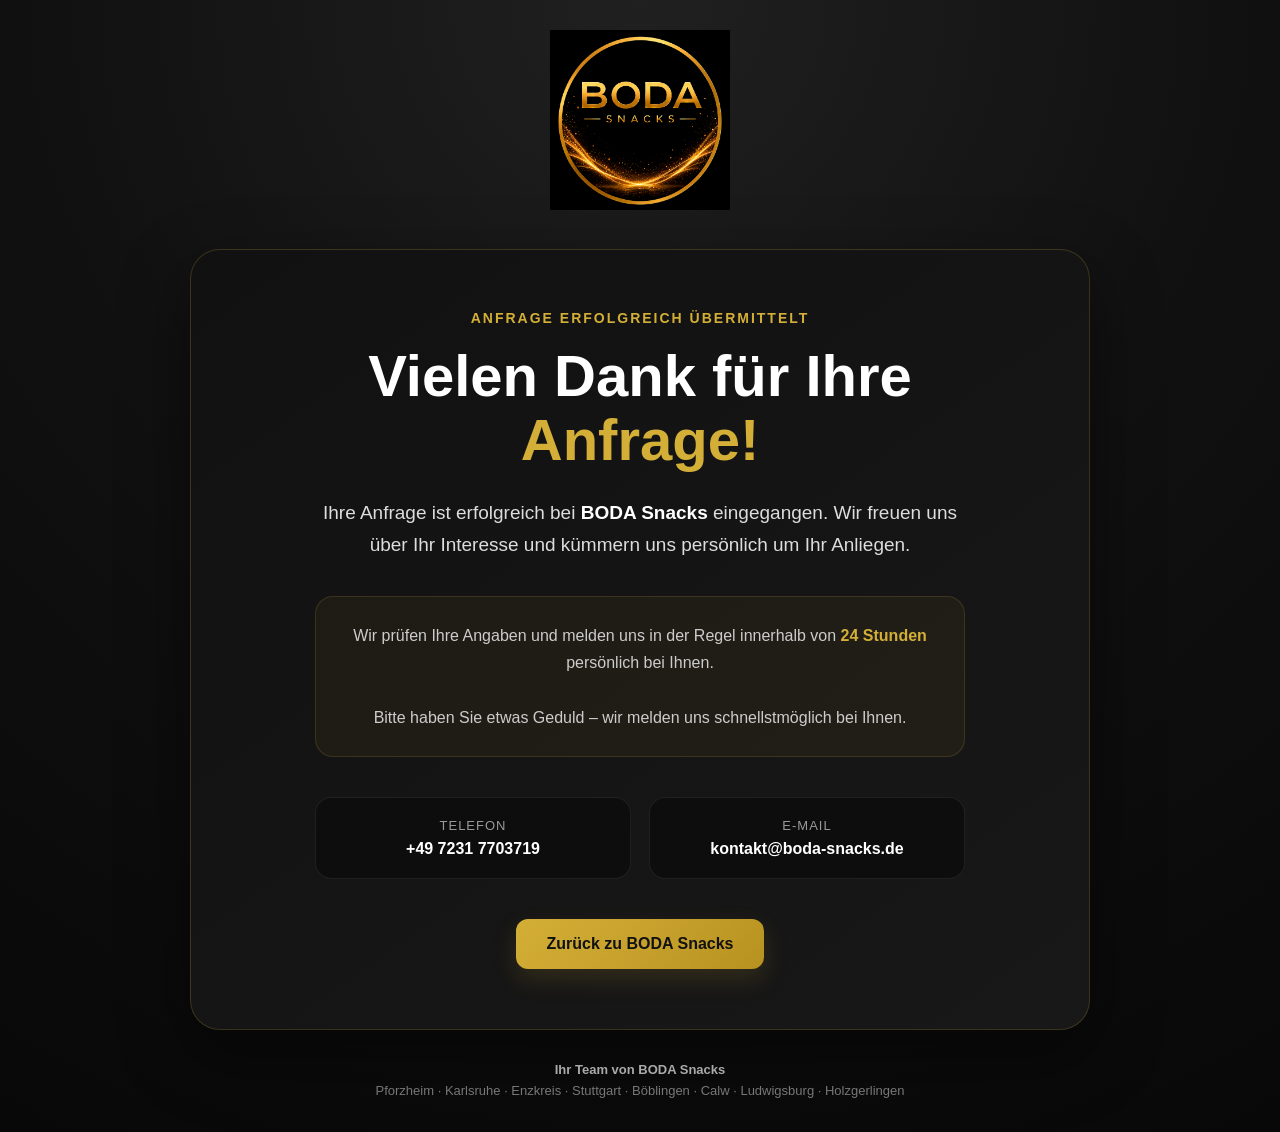
<file: danke.html>
<!DOCTYPE html>
<html lang="de">
<head>
    <meta charset="UTF-8">

    <meta
        name="viewport"
        content="width=device-width, initial-scale=1.0">

    <title>Vielen Dank für Ihre Anfrage | BODA Snacks</title>

    <meta
        name="description"
        content="Vielen Dank für Ihre Anfrage bei BODA Snacks. Wir melden uns in der Regel innerhalb von 24 Stunden persönlich bei Ihnen.">

    <style>

        /* ==========================================
           GRUNDLAYOUT
        ========================================== */

        * {
            box-sizing: border-box;
            margin: 0;
            padding: 0;
        }

        html {
            scroll-behavior: smooth;
        }

        body {
            font-family:
                Arial,
                Helvetica,
                sans-serif;

            background:
                radial-gradient(
                    circle at top,
                    #202020 0%,
                    #111 45%,
                    #080808 100%
                );

            color: #fff;

            min-height: 100vh;

            display: flex;
            align-items: center;
            justify-content: center;

            padding: 30px 20px;
        }


        /* ==========================================
           CONTAINER
        ========================================== */

        .page {
            width: 100%;
            max-width: 900px;
        }


        /* ==========================================
           LOGO
        ========================================== */

        .logo {
            text-align: center;
            margin-bottom: 35px;
        }

        .logo img {
            width: 180px;
            max-width: 70%;
            height: auto;
            display: inline-block;
        }


        /* ==========================================
           HAUPTKARTE
        ========================================== */

        .thank-you-card {

            background:
                linear-gradient(
                    145deg,
                    #111,
                    #181818
                );

            border:
                1px solid
                rgba(212,175,55,.20);

            border-radius: 30px;

            padding: 60px 55px;

            text-align: center;

            box-shadow:
                0 25px 70px
                rgba(0,0,0,.45);

        }


        /* ==========================================
           GOLD LABEL
        ========================================== */

        .eyebrow {

            color: #d4af37;

            font-size: 14px;

            font-weight: 700;

            letter-spacing: 2px;

            text-transform: uppercase;

            margin-bottom: 18px;

        }


        /* ==========================================
           ÜBERSCHRIFT
        ========================================== */

        h1 {

            font-size: clamp(
                34px,
                6vw,
                58px
            );

            line-height: 1.1;

            margin-bottom: 25px;

            font-weight: 800;

        }

        h1 span {
            color: #d4af37;
        }


        /* ==========================================
           TEXT
        ========================================== */

        .intro {

            max-width: 650px;

            margin: 0 auto 35px;

            font-size: 19px;

            line-height: 1.7;

            color: #ddd;

        }

        .intro strong {
            color: #fff;
        }


        /* ==========================================
           BESTÄTIGUNG
        ========================================== */

        .confirmation {

            max-width: 650px;

            margin: 0 auto 40px;

            padding: 25px 30px;

            background:
                rgba(212,175,55,.06);

            border:
                1px solid
                rgba(212,175,55,.16);

            border-radius: 18px;

        }

        .confirmation p {

            color: #ccc;

            font-size: 16px;

            line-height: 1.7;

        }

        .confirmation strong {
            color: #d4af37;
        }


        /* ==========================================
           KONTAKT
        ========================================== */

        .contact-section {

            display: grid;

            grid-template-columns:
                repeat(2, 1fr);

            gap: 18px;

            max-width: 650px;

            margin: 0 auto 40px;

        }

        .contact-item {

            padding: 20px;

            background: #0d0d0d;

            border:
                1px solid
                rgba(255,255,255,.08);

            border-radius: 16px;

        }

        .contact-item .label {

            display: block;

            color: #999;

            font-size: 13px;

            margin-bottom: 7px;

            text-transform: uppercase;

            letter-spacing: 1px;

        }

        .contact-item a {

            color: #fff;

            text-decoration: none;

            font-weight: 600;

            font-size: 16px;

        }

        .contact-item a:hover {
            color: #d4af37;
        }


        /* ==========================================
           BUTTON
        ========================================== */

        .btn-primary {

            display: inline-block;

            padding:
                16px 30px;

            background:
                linear-gradient(
                    135deg,
                    #d4af37,
                    #b89220
                );

            color: #111;

            text-decoration: none;

            border-radius: 12px;

            font-weight: 800;

            font-size: 16px;

            transition:
                transform .2s ease,
                box-shadow .2s ease;

            box-shadow:
                0 10px 25px
                rgba(212,175,55,.15);

        }

        .btn-primary:hover {

            transform:
                translateY(-2px);

            box-shadow:
                0 15px 30px
                rgba(212,175,55,.25);

        }


        /* ==========================================
           FOOTER
        ========================================== */

        .footer {

            text-align: center;

            margin-top: 30px;

            color: #777;

            font-size: 13px;

            line-height: 1.6;

        }

        .footer strong {
            color: #aaa;
        }


        /* ==========================================
           MOBILE
        ========================================== */

        @media (max-width: 700px) {

            body {
                padding:
                    20px 15px;
            }

            .logo {
                margin-bottom: 25px;
            }

            .logo img {
                width: 150px;
            }

            .thank-you-card {

                padding:
                    40px 22px;

                border-radius: 24px;

            }

            h1 {

                font-size: 38px;

            }

            .intro {

                font-size: 17px;

                line-height: 1.65;

            }

            .confirmation {

                padding:
                    20px;

            }

            .contact-section {

                grid-template-columns: 1fr;

            }

            .btn-primary {

                width: 100%;

                padding:
                    16px 20px;

            }

        }

    </style>
</head>


<body>

    <main class="page">


        <!-- =====================================
             LOGO
        ====================================== -->

        <div class="logo">

            <img
                src="logo.png"
                alt="BODA Snacks">

        </div>


        <!-- =====================================
             DANKESSEITE
        ====================================== -->

        <section class="thank-you-card">


            <div class="eyebrow">
                Anfrage erfolgreich übermittelt
            </div>


            <h1>
                Vielen Dank für Ihre
                <span>Anfrage!</span>
            </h1>


            <p class="intro">

                Ihre Anfrage ist erfolgreich bei
                <strong>BODA Snacks</strong>
                eingegangen.

                Wir freuen uns über Ihr Interesse
                und kümmern uns persönlich um Ihr
                Anliegen.

            </p>


            <!-- =====================================
                 BESTÄTIGUNG
            ====================================== -->

            <div class="confirmation">

                <p>

                    Wir prüfen Ihre Angaben und melden
                    uns in der Regel innerhalb von
                    <strong>24 Stunden</strong>
                    persönlich bei Ihnen.

                    <br><br>

                    Bitte haben Sie etwas Geduld –
                    wir melden uns schnellstmöglich
                    bei Ihnen.

                </p>

            </div>


            <!-- =====================================
                 KONTAKT
            ====================================== -->

            <div class="contact-section">


                <div class="contact-item">

                    <span class="label">
                        Telefon
                    </span>

                    <a href="tel:+4972317703719">
                        +49 7231 7703719
                    </a>

                </div>


                <div class="contact-item">

                    <span class="label">
                        E-Mail
                    </span>

                    <a href="mailto:kontakt@boda-snacks.de">
                        kontakt@boda-snacks.de
                    </a>

                </div>


            </div>


            <!-- =====================================
                 ZURÜCK
            ====================================== -->

            <a
                href="index.html"
                class="btn-primary">

                Zurück zu BODA Snacks

            </a>


        </section>


        <!-- =====================================
             FOOTER
        ====================================== -->

        <div class="footer">

            <strong>
                Ihr Team von BODA Snacks
            </strong>

            <br>

            Pforzheim · Karlsruhe · Enzkreis · Stuttgart
            · Böblingen · Calw · Ludwigsburg · Holzgerlingen

        </div>


    </main>

</body>
</html>
</file>
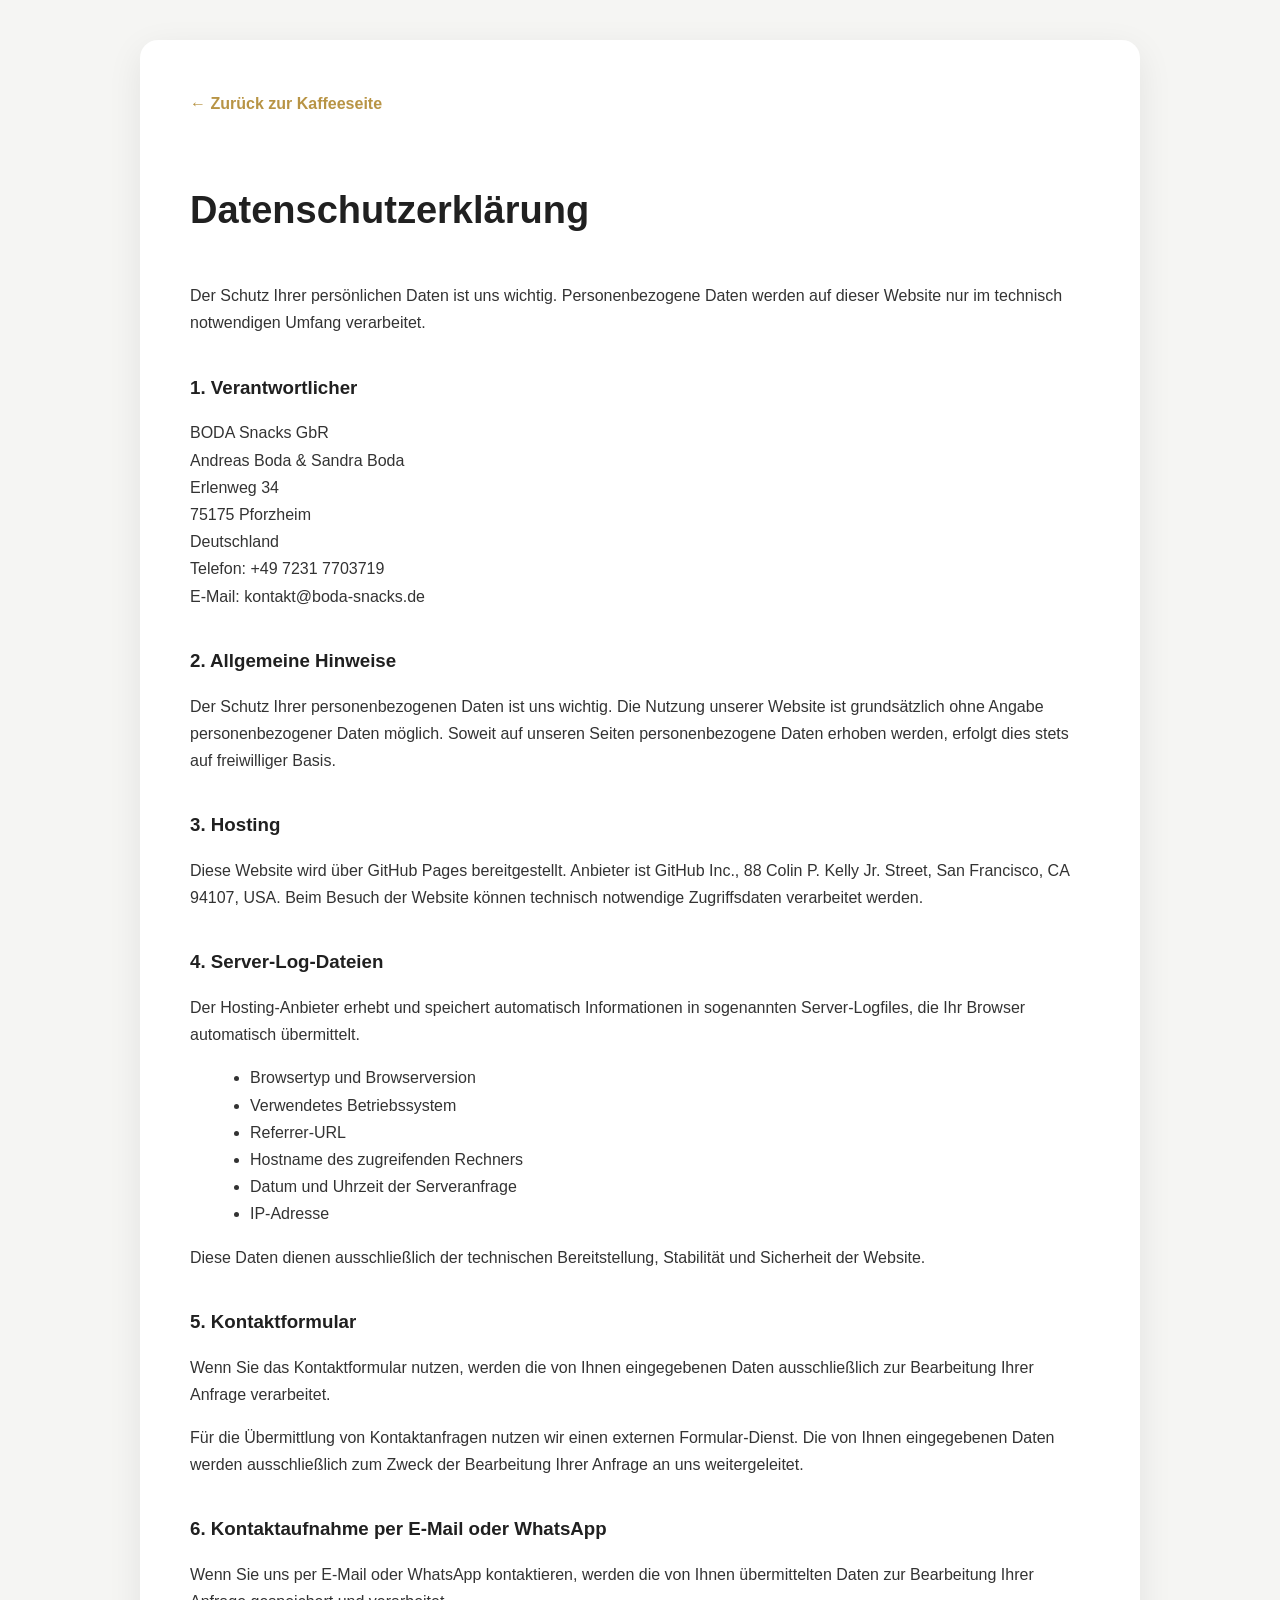
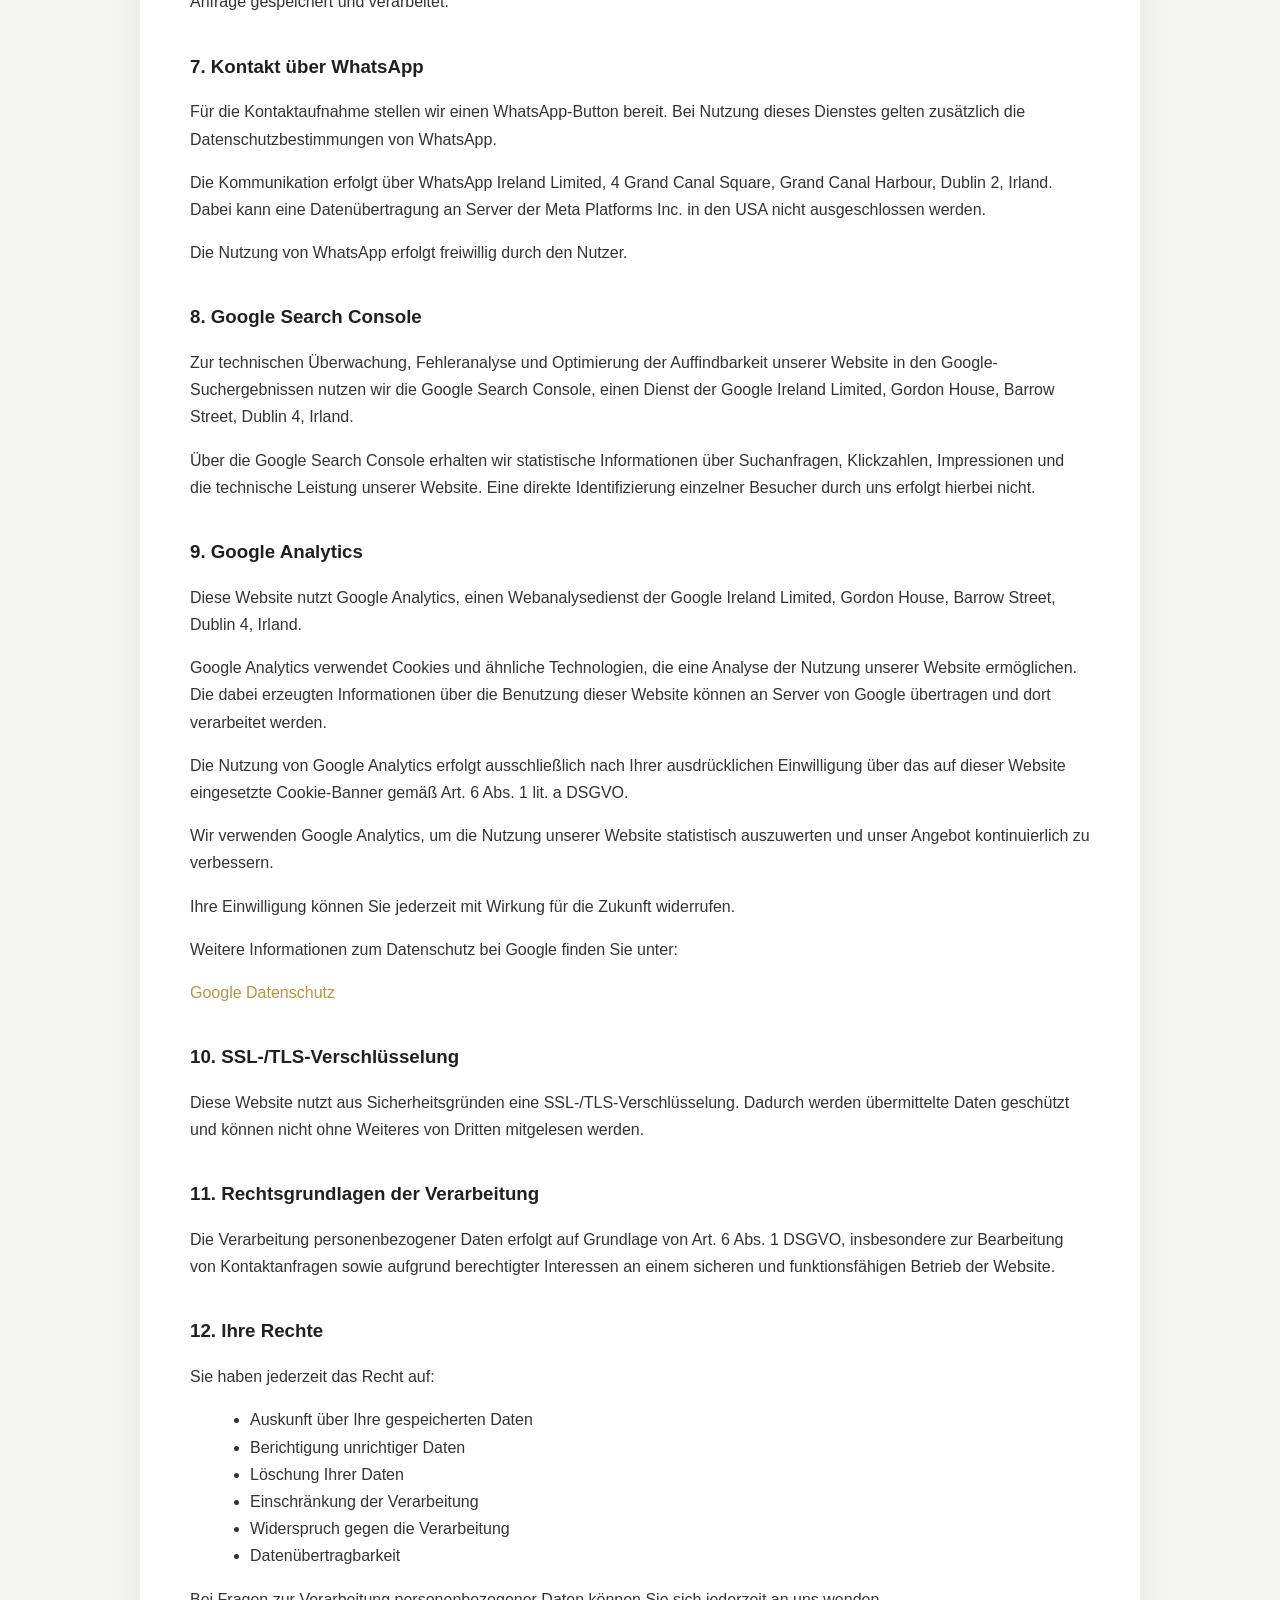
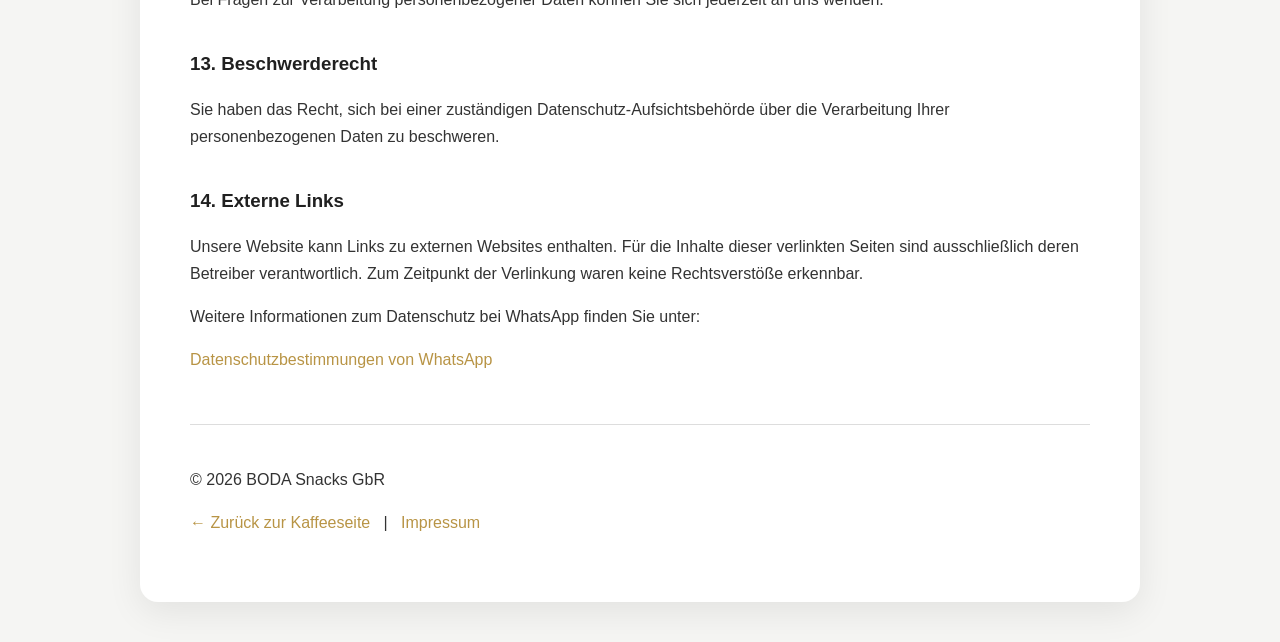
<file: Datenschutz.html>
<!DOCTYPE html>
<html lang="de">
<head>
<meta charset="UTF-8">
<meta name="viewport" content="width=device-width, initial-scale=1.0">

<title>Datenschutzerklärung | BODA Snacks</title>

<style>
body {
    font-family: Arial, Helvetica, sans-serif;
    max-width: 1000px;
    margin: 0 auto;
    padding: 40px 24px;
    line-height: 1.7;
    color: #333;
    background: #f5f5f3;
}

.legal-page {
    background: #fff;
    padding: 50px;
    border-radius: 18px;
    box-shadow: 0 10px 35px rgba(0,0,0,0.08);
}

h1 {
    color: #202020;
    font-size: 38px;
    margin-bottom: 40px;
}

h3 {
    color: #202020;
    margin-top: 35px;
    margin-bottom: 12px;
}

p {
    margin-bottom: 16px;
}

ul {
    margin-left: 20px;
}

a {
    color: #b89445;
    text-decoration: none;
}

a:hover {
    text-decoration: underline;
}

.back-link {
    display: inline-flex;
    align-items: center;
    gap: 8px;
    margin-bottom: 35px;
    font-weight: 600;
    color: #b89445;
}

footer {
    margin-top: 50px;
    padding-top: 25px;
    border-top: 1px solid #ddd;
}

@media (max-width: 700px) {
    body {
        padding: 20px 12px;
    }

    .legal-page {
        padding: 30px 22px;
    }

    h1 {
        font-size: 30px;
    }
}
</style>
</head>

<body>

<main class="legal-page">

<a href="index.html" class="back-link">
    ← Zurück zur Kaffeeseite
</a>

<h1>Datenschutzerklärung</h1>

<p>
Der Schutz Ihrer persönlichen Daten ist uns wichtig. Personenbezogene Daten werden auf dieser Website nur im technisch notwendigen Umfang verarbeitet.
</p>

<h3>1. Verantwortlicher</h3>

<p>
BODA Snacks GbR<br>
Andreas Boda &amp; Sandra Boda<br>
Erlenweg 34<br>
75175 Pforzheim<br>
Deutschland<br>
Telefon: +49 7231 7703719<br>
E-Mail: kontakt@boda-snacks.de
</p>

<h3>2. Allgemeine Hinweise</h3>

<p>
Der Schutz Ihrer personenbezogenen Daten ist uns wichtig. Die Nutzung unserer Website ist grundsätzlich ohne Angabe personenbezogener Daten möglich. Soweit auf unseren Seiten personenbezogene Daten erhoben werden, erfolgt dies stets auf freiwilliger Basis.
</p>

<h3>3. Hosting</h3>

<p>
Diese Website wird über GitHub Pages bereitgestellt. Anbieter ist GitHub Inc., 88 Colin P. Kelly Jr. Street, San Francisco, CA 94107, USA. Beim Besuch der Website können technisch notwendige Zugriffsdaten verarbeitet werden.
</p>

<h3>4. Server-Log-Dateien</h3>

<p>
Der Hosting-Anbieter erhebt und speichert automatisch Informationen in sogenannten Server-Logfiles, die Ihr Browser automatisch übermittelt.
</p>

<ul>
<li>Browsertyp und Browserversion</li>
<li>Verwendetes Betriebssystem</li>
<li>Referrer-URL</li>
<li>Hostname des zugreifenden Rechners</li>
<li>Datum und Uhrzeit der Serveranfrage</li>
<li>IP-Adresse</li>
</ul>

<p>
Diese Daten dienen ausschließlich der technischen Bereitstellung, Stabilität und Sicherheit der Website.
</p>

<h3>5. Kontaktformular</h3>

<p>
Wenn Sie das Kontaktformular nutzen, werden die von Ihnen eingegebenen Daten ausschließlich zur Bearbeitung Ihrer Anfrage verarbeitet.
</p>

<p>
Für die Übermittlung von Kontaktanfragen nutzen wir einen externen Formular-Dienst. Die von Ihnen eingegebenen Daten werden ausschließlich zum Zweck der Bearbeitung Ihrer Anfrage an uns weitergeleitet.
</p>

<h3>6. Kontaktaufnahme per E-Mail oder WhatsApp</h3>

<p>
Wenn Sie uns per E-Mail oder WhatsApp kontaktieren, werden die von Ihnen übermittelten Daten zur Bearbeitung Ihrer Anfrage gespeichert und verarbeitet.
</p>

<h3>7. Kontakt über WhatsApp</h3>

<p>
Für die Kontaktaufnahme stellen wir einen WhatsApp-Button bereit. Bei Nutzung dieses Dienstes gelten zusätzlich die Datenschutzbestimmungen von WhatsApp.
</p>

<p>
Die Kommunikation erfolgt über WhatsApp Ireland Limited, 4 Grand Canal Square, Grand Canal Harbour, Dublin 2, Irland. Dabei kann eine Datenübertragung an Server der Meta Platforms Inc. in den USA nicht ausgeschlossen werden.
</p>

<p>
Die Nutzung von WhatsApp erfolgt freiwillig durch den Nutzer.
</p>

<h3>8. Google Search Console</h3>

<p>
Zur technischen Überwachung, Fehleranalyse und Optimierung der Auffindbarkeit unserer Website in den Google-Suchergebnissen nutzen wir die Google Search Console, einen Dienst der Google Ireland Limited, Gordon House, Barrow Street, Dublin 4, Irland.
</p>

<p>
Über die Google Search Console erhalten wir statistische Informationen über Suchanfragen, Klickzahlen, Impressionen und die technische Leistung unserer Website. Eine direkte Identifizierung einzelner Besucher durch uns erfolgt hierbei nicht.
</p>

<h3>9. Google Analytics</h3>

<p>
Diese Website nutzt Google Analytics, einen Webanalysedienst der Google Ireland Limited, Gordon House, Barrow Street, Dublin 4, Irland.
</p>

<p>
Google Analytics verwendet Cookies und ähnliche Technologien, die eine Analyse der Nutzung unserer Website ermöglichen. Die dabei erzeugten Informationen über die Benutzung dieser Website können an Server von Google übertragen und dort verarbeitet werden.
</p>

<p>
Die Nutzung von Google Analytics erfolgt ausschließlich nach Ihrer ausdrücklichen Einwilligung über das auf dieser Website eingesetzte Cookie-Banner gemäß Art. 6 Abs. 1 lit. a DSGVO.
</p>

<p>
Wir verwenden Google Analytics, um die Nutzung unserer Website statistisch auszuwerten und unser Angebot kontinuierlich zu verbessern.
</p>

<p>
Ihre Einwilligung können Sie jederzeit mit Wirkung für die Zukunft widerrufen.
</p>

<p>
Weitere Informationen zum Datenschutz bei Google finden Sie unter:
</p>

<p>
<a href="https://policies.google.com/privacy" target="_blank" rel="noopener">
Google Datenschutz
</a>
</p>

<h3>10. SSL-/TLS-Verschlüsselung</h3>

<p>
Diese Website nutzt aus Sicherheitsgründen eine SSL-/TLS-Verschlüsselung. Dadurch werden übermittelte Daten geschützt und können nicht ohne Weiteres von Dritten mitgelesen werden.
</p>

<h3>11. Rechtsgrundlagen der Verarbeitung</h3>

<p>
Die Verarbeitung personenbezogener Daten erfolgt auf Grundlage von Art. 6 Abs. 1 DSGVO, insbesondere zur Bearbeitung von Kontaktanfragen sowie aufgrund berechtigter Interessen an einem sicheren und funktionsfähigen Betrieb der Website.
</p>

<h3>12. Ihre Rechte</h3>

<p>
Sie haben jederzeit das Recht auf:
</p>

<ul>
<li>Auskunft über Ihre gespeicherten Daten</li>
<li>Berichtigung unrichtiger Daten</li>
<li>Löschung Ihrer Daten</li>
<li>Einschränkung der Verarbeitung</li>
<li>Widerspruch gegen die Verarbeitung</li>
<li>Datenübertragbarkeit</li>
</ul>

<p>
Bei Fragen zur Verarbeitung personenbezogener Daten können Sie sich jederzeit an uns wenden.
</p>

<h3>13. Beschwerderecht</h3>

<p>
Sie haben das Recht, sich bei einer zuständigen Datenschutz-Aufsichtsbehörde über die Verarbeitung Ihrer personenbezogenen Daten zu beschweren.
</p>

<h3>14. Externe Links</h3>

<p>
Unsere Website kann Links zu externen Websites enthalten. Für die Inhalte dieser verlinkten Seiten sind ausschließlich deren Betreiber verantwortlich. Zum Zeitpunkt der Verlinkung waren keine Rechtsverstöße erkennbar.
</p>

<p>
Weitere Informationen zum Datenschutz bei WhatsApp finden Sie unter:
</p>

<p>
<a href="https://www.whatsapp.com/legal/privacy-policy-eea"
target="_blank"
rel="noopener">
Datenschutzbestimmungen von WhatsApp
</a>
</p>

<footer>

<p>
© 2026 BODA Snacks GbR
</p>

<p>
<a href="index.html">← Zurück zur Kaffeeseite</a>
&nbsp; | &nbsp;
<a href="impressum.html">Impressum</a>
</p>

</footer>

</main>

</body>
</html>
</file>
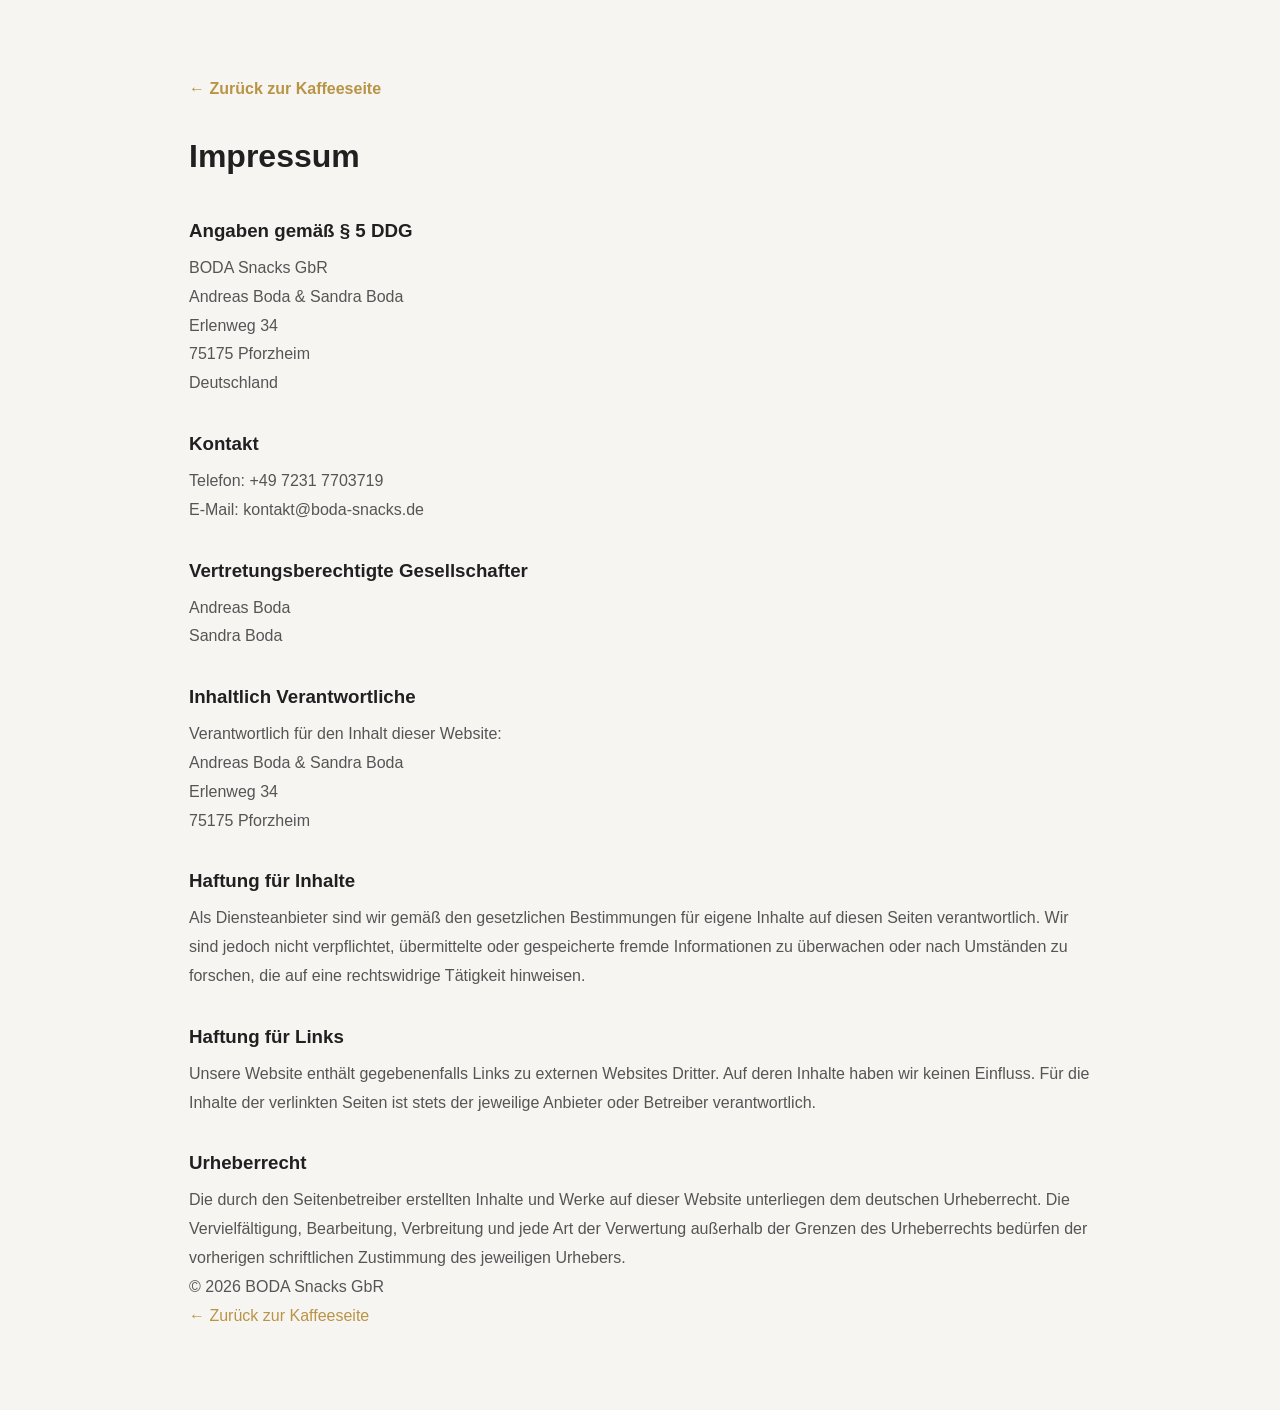
<file: Impressum.html>
<!DOCTYPE html>
<html lang="de">
<head>
<meta charset="UTF-8">
<meta name="viewport" content="width=device-width, initial-scale=1.0">

<title>Impressum | BODA Snacks</title>

<link rel="stylesheet" href="css/style.css">

<style>
.legal-page {
    max-width: 950px;
    margin: 0 auto;
    padding: 80px 24px;
}

.legal-back {
    display: inline-flex;
    align-items: center;
    gap: 8px;
    margin-bottom: 40px;

    color: #b89445;
    text-decoration: none;
    font-weight: 600;
}

.legal-page h1 {
    margin-bottom: 45px;
    color: #202020;
}

.legal-page h2,
.legal-page h3 {
    margin-top: 35px;
    margin-bottom: 12px;
    color: #202020;
}

.legal-page p,
.legal-page li {
    color: #555;
    line-height: 1.8;
}

.legal-page a {
    color: #b89445;
}
</style>
</head>

<body>

<main class="legal-page">

<a href="index.html" class="legal-back">
    ← Zurück zur Kaffeeseite
</a>

<h1>Impressum</h1>

<h3>Angaben gemäß § 5 DDG</h3>

<p>
BODA Snacks GbR<br>
Andreas Boda &amp; Sandra Boda<br>
Erlenweg 34<br>
75175 Pforzheim<br>
Deutschland
</p>

<h3>Kontakt</h3>

<p>
Telefon: +49 7231 7703719<br>
E-Mail: kontakt@boda-snacks.de
</p>

<h3>Vertretungsberechtigte Gesellschafter</h3>

<p>
Andreas Boda<br>
Sandra Boda
</p>

<h3>Inhaltlich Verantwortliche</h3>

<p>
Verantwortlich für den Inhalt dieser Website:
</p>

<p>
Andreas Boda &amp; Sandra Boda<br>
Erlenweg 34<br>
75175 Pforzheim
</p>

<h3>Haftung für Inhalte</h3>

<p>
Als Diensteanbieter sind wir gemäß den gesetzlichen Bestimmungen
für eigene Inhalte auf diesen Seiten verantwortlich. Wir sind
jedoch nicht verpflichtet, übermittelte oder gespeicherte fremde
Informationen zu überwachen oder nach Umständen zu forschen,
die auf eine rechtswidrige Tätigkeit hinweisen.
</p>

<h3>Haftung für Links</h3>

<p>
Unsere Website enthält gegebenenfalls Links zu externen
Websites Dritter. Auf deren Inhalte haben wir keinen Einfluss.
Für die Inhalte der verlinkten Seiten ist stets der jeweilige
Anbieter oder Betreiber verantwortlich.
</p>

<h3>Urheberrecht</h3>

<p>
Die durch den Seitenbetreiber erstellten Inhalte und Werke auf
dieser Website unterliegen dem deutschen Urheberrecht.
Die Vervielfältigung, Bearbeitung, Verbreitung und jede Art der
Verwertung außerhalb der Grenzen des Urheberrechts bedürfen
der vorherigen schriftlichen Zustimmung des jeweiligen
Urhebers.
</p>

<footer>
<p>© 2026 BODA Snacks GbR</p>

<p>
<a href="index.html">← Zurück zur Kaffeeseite</a>
</p>
</footer>

</main>

</body>
</html>
</file>
<file: css/style.css>
/* ========= RESET ========= */

*{
    margin:0;
    padding:0;
    box-sizing:border-box;
}

html{
    scroll-behavior:smooth;
}

body{

    font-family:'Poppins',sans-serif;

    background:#F7F5F2;

    color:#1C1C1C;

    overflow-x:hidden;

}

/* ========= FARBEN ========= */

:root{

    --gold:#C8A54B;
    --gold-light:#E5C870;

    --black:#171717;
    --white:#FFFFFF;

    --bg:#F7F5F2;
    --section:#FFFFFF;
    --section2:#F2EFE9;

    --text:#1F1F1F;
    --text-light:#6B6B6B;

}

/* ========= CONTAINER ========= */

.container{

    width:min(1200px,90%);
    margin:auto;

}

section{

    padding:140px 0;

}

a{

    text-decoration:none;

}

img{

    max-width:100%;
    display:block;

}

/* ===========================
   HERO
=========================== */

.hero{
    position:relative;
    min-height:100vh;
    padding:140px 0 80px;
}

.hero::before{

content:"";

position:absolute;

right:-250px;

top:-200px;

width:700px;

height:700px;

background:radial-gradient(circle,
rgba(212,175,55,.18) 0%,
transparent 70%);

filter:blur(80px);

pointer-events:none;

z-index:1;

}

.hero-video{
    position:absolute;
    inset:0;
    width:100%;
    height:100%;
    object-fit:cover;
    display:block;
    z-index:0;
    pointer-events:none;
    animation:heroZoom 20s ease-in-out infinite alternate;
}

.hero-overlay{
    position:absolute;
    inset:0;
    z-index:1;

    background:
    linear-gradient(
        to right,
        rgba(0,0,0,.35) 0%,
        rgba(0,0,0,.20) 45%,
        rgba(0,0,0,.10) 100%
    );
}

.navbar{
    position:fixed !important;
    top:20px;
    left:50%;
    transform:translateX(-50%);

    z-index:99999 !important;

    width:min(1200px,94%);
    background:rgba(10,10,10,.90);
    backdrop-filter:blur(18px);

    padding:18px 25px;
    border-radius:70px;
    border:1px solid rgba(255,255,255,.08);

    display:flex !important;
    align-items:center !important;
    flex-wrap:nowrap !important;
}

.logo img{
    height:55px;
}

.nav-links{
    display:flex;
    align-items:center;
    gap:40px;
    list-style:none;

    margin-left:auto;
    margin-right:30px;

    flex:0 0 auto;
}

.nav-links a{
    color:white;
    font-weight:500;
    transition:.3s;
}

.nav-links a:hover{
    color:var(--gold);
}

.btn-nav{
    display:flex !important;
    align-items:center;
    justify-content:center;

    flex:0 0 auto !important;

    background:var(--gold);
    color:#000;

    padding:14px 28px;
    border-radius:40px;

    font-weight:700;
    white-space:nowrap;

    margin:0 !important;
    position:static !important;

    z-index:100000 !important;
}

.hero-content{

    position:relative;
    z-index:5;

    display:flex;
    flex-direction:column;
    justify-content:center;

    max-width:760px;

    padding:60px;

    background:rgba(255,255,255,.06);

    backdrop-filter:blur(18px);

    border:1px solid rgba(255,255,255,.08);

    border-radius:35px;

    box-shadow:0 30px 80px rgba(0,0,0,.30);

    animation:heroFade 1.3s ease;
border-left:5px solid var(--gold);
}
.hero-badge{

display:inline-flex;

align-items:center;

gap:10px;

width:max-content;

padding:14px 26px;

border-radius:60px;

background:rgba(200,165,75,.18);

border:1px solid rgba(200,165,75,.30);

color:#fff;

font-weight:600;

margin-bottom:35px;

}

.hero h1{

color:#fff;

font-size:clamp(58px,7vw,92px);

font-weight:800;

line-height:1.05;

letter-spacing:-2px;

max-width:900px;

margin-bottom:35px;

}

.hero p{

font-size:22px;

line-height:1.9;

max-width:720px;

color:#ececec;

margin-bottom:50px;

}
.hero-buttons{

display:flex;

gap:20px;

flex-wrap:wrap;

margin-top:15px;

}

.hero-buttons .btn-gold,
.hero-buttons .btn-outline {
    display: inline-flex;
    align-items: center;
    justify-content: center;

    height: 58px !important;
    min-height: 58px !important;
    max-height: 58px !important;

    padding: 0 36px !important;
    margin-top: 25px !important;

    box-sizing: border-box;
    line-height: 1;
}

.btn-gold{
    background:linear-gradient(
        135deg,
        #c89f3d,
        #e3c56d
    );
    color:black;
    padding:18px 36px;
    border-radius:50px;
    font-weight:700;

    box-shadow:0 0 25px rgba(212,175,55,.35);
    transition:.35s;
}

.btn-gold:hover{

transform:translateY(-6px) scale(1.03);

box-shadow:0 20px 45px rgba(212,175,55,.45);

}

.btn-outline{

padding:18px 38px;

border-radius:50px;

border:2px solid rgba(255,255,255,.35);

color:white;

transition:.35s;

transform: translateY(2px);

}

.btn-outline:hover{

background:white;

color:#111;

}


/* ===========================
   VORTEILE
=========================== */

.benefits{

background:var(--section);

}

.section-title{

    text-align:center;
    max-width:800px;
    margin:0 auto 70px;

}

.section-title span{

    color:var(--gold);
    font-weight:700;
    text-transform:uppercase;
    letter-spacing:2px;

}

.section-title h2{

    font-size:48px;
    margin:20px 0;

}

.section-title p{

    color:#bdbdbd;
    font-size:18px;
    line-height:1.8;

}

.benefit-grid{

    display:grid;
    grid-template-columns:repeat(auto-fit,minmax(260px,1fr));
    gap:30px;

}

.benefit-card{

    background:#ffffff;

    border:1px solid #ebe6db;

    border-radius:24px;

    padding:45px;

    transition:all .4s ease;

    box-shadow:0 15px 35px rgba(0,0,0,.05);

}

.benefit-card:hover{

    transform:translateY(-12px);

    border-color:var(--gold);

    box-shadow:0 0 35px rgba(212,175,55,.18);
    rotate:1deg;
}

.benefit-icon{

    font-size:48px;
    margin-bottom:20px;

}
/* ===========================
LUCIDE ICONS
=========================== */

.benefit-icon svg{

width:52px;

height:52px;

stroke:var(--gold);

stroke-width:1.8;

}
.benefit-card h3{

    margin-bottom:15px;
    color:var(--gold);

}

.benefit-card p{

    color:#d0d0d0;
    line-height:1.8;

}
/* ===========================
   COFFEE SHOWCASE
=========================== */

.coffee-showcase{

background:#0b0b0b;

}

.showcase-grid{

    display:grid;

    grid-template-columns:1fr 1fr;

    align-items:center;

    gap:80px;

}

.showcase-image{

    text-align:center;

}

.showcase-image img{

    width:100%;
    border-radius:26px;
    max-width:500px;

    transition:.5s;

    filter:drop-shadow(0 35px 40px rgba(0,0,0,.45));

}

.showcase-image img:hover{

    transform:scale(1.05);

}

.showcase-content p{
    color:#F2F2F2;
    line-height:1.9;
    margin-bottom:40px;
    font-size:18px;
}

.showcase-content h2{
    font-size:52px;
    margin:20px 0;
    color:#FFFFFF;
}

.showcase-content p{
    color:#F2F2F2;
    line-height:1.9;
    margin-bottom:40px;
    font-size:18px;
}

.coffee-list div{
    background:#171717;
    color:#FFFFFF;
    border-radius:12px;
    padding:18px;
    border:1px solid rgba(212,175,55,.30);
    font-weight:500;
}

.coffee-list{
    display:grid;
    grid-template-columns:repeat(2,1fr);
    gap:18px;
    margin-bottom:65px;
}


@media(max-width:900px){

.showcase-grid{

grid-template-columns:1fr;

}

.showcase-content{

text-align:center;

}
.coffee-list{
        grid-template-columns:1fr;
        gap:10px;
        margin-bottom:20px;
    }

}
/* ===========================
   STATS
=========================== */

.stats{

background:var(--section);
    padding:90px 0;

}

.stats-grid{

    display:grid;
    grid-template-columns:repeat(4,1fr);
    gap:30px;

}

.stat{

    text-align:center;
    background:white;
    padding:40px;
    border-radius:20px;
    border:1px solid rgba(212,175,55,.12);

}

.stat h2{

    color:var(--gold);
    font-size:54px;
    margin-bottom:10px;

}

.stat p{

    color:#cfcfcf;
    font-size:18px;

}

@media(max-width:900px){

.stats-grid{

grid-template-columns:repeat(2,1fr);

}

}

@media(max-width:600px){

.stats-grid{

grid-template-columns:1fr;

}

}
/* ===========================
   PROCESS
=========================== */

.process{

background:var(--section2);

}

.process-grid{

    display:grid;

    grid-template-columns:repeat(auto-fit,minmax(280px,1fr));

    gap:35px;

}

.process-card{

    background:#ffffff;

    border:1px solid #ebe6db;

    border-radius:24px;

    padding:45px;

    transition:all .4s ease;

    box-shadow:0 15px 35px rgba(0,0,0,.05);

}

.process-card:hover{

    transform:translateY(-12px);

    border-color:var(--gold);

    box-shadow:0 0 35px rgba(212,175,55,.18);
    rotate:-1deg;
}

.number{

    width:70px;

    height:70px;

    border-radius:50%;

    background:var(--gold);

    color:#000;

    display:flex;

    justify-content:center;

    align-items:center;

    font-size:30px;

    font-weight:700;

    margin:0 auto 25px;

}

.process-card h3{

    color:var(--gold);

    margin-bottom:15px;

    font-size:26px;

}

.process-card p{

  color:var(--text);

    line-height:1.8;

}

/* ===========================
   CONFIGURATOR
=========================== */

.configurator{

    background:var(--section);

    padding:100px 0;

}


/* ===========================
   LAYOUT
=========================== */

.configurator-layout{

    display:grid;

    grid-template-columns:
        minmax(0,1.35fr)
        minmax(320px,.65fr);

    gap:35px;

    margin-top:60px;

    align-items:start;

}


/* ===========================
   LINKES FORMULAR
=========================== */

.configurator-form{

    background:#ffffff;

    border:1px solid rgba(0,0,0,.08);

    border-radius:28px;

    padding:45px;

    box-shadow:
        0 20px 60px rgba(0,0,0,.08);

}


/* ===========================
   FORTSCHRITT
=========================== */

.config-progress{

    margin-bottom:45px;

}


.progress-top{

    display:flex;

    justify-content:space-between;

    align-items:center;

    margin-bottom:10px;

    font-size:13px;

    font-weight:600;

    color:#777;

}


.progress-bar{

    width:100%;

    height:6px;

    background:#eeeeee;

    border-radius:20px;

    overflow:hidden;

}


.progress-fill{

    width:16.66%;

    height:100%;

    background:var(--gold);

    border-radius:20px;

    transition:width .4s ease;

}


/* ===========================
   SCHRITTE
=========================== */

.config-step{

    display:none;

    animation:
        configFade .4s ease;

}


.config-step.active{

    display:block;

}


@keyframes configFade{

    from{

        opacity:0;

        transform:translateY(10px);

    }

    to{

        opacity:1;

        transform:translateY(0);

    }

}


/* ===========================
   SCHRITT TEXT
=========================== */

.step-number{

    display:inline-block;

    color:var(--gold);

    font-size:12px;

    font-weight:700;

    letter-spacing:2px;

    margin-bottom:10px;

}


.config-step h3{

    font-size:32px;

    line-height:1.2;

    color:#222;

    margin-bottom:12px;

}


.step-description{

    color:#777;

    font-size:15px;

    line-height:1.6;

    margin-bottom:30px;

}


/* ===========================
   AUSWAHL BUTTONS
=========================== */

.option-grid{

    display:grid;

    grid-template-columns:
        repeat(2,1fr);

    gap:14px;

}


.config-option{

    width:100%;

    text-align:left;

    background:#fafafa;

    border:1px solid #e5e5e5;

    border-radius:16px;

    padding:20px;

    cursor:pointer;

    transition:
        all .25s ease;

    font-family:
        'Poppins',
        sans-serif;

}


.config-option strong{

    display:block;

    color:#222;

    font-size:18px;

    margin-bottom:5px;

}


.config-option span{

    color:#888;

    font-size:13px;

}


.config-option:hover{

    border-color:var(--gold);

    transform:translateY(-2px);

}


.config-option.selected{

    background:#171717;

    border-color:#171717;

}


.config-option.selected strong{

    color:var(--gold);

}


.config-option.selected span{

    color:#ddd;

}


/* ===========================
   CHECKBOXEN
=========================== */

.checkbox-grid{

    display:grid;

    grid-template-columns:
        repeat(2,1fr);

    gap:12px;

}


.config-checkbox{

    position:relative;

    display:flex;

    align-items:center;

    gap:12px;

    background:#fafafa;

    border:1px solid #e5e5e5;

    border-radius:14px;

    padding:15px;

    cursor:pointer;

    transition:
        .25s ease;

}


.config-checkbox input{

    position:absolute;

    opacity:0;

    pointer-events:none;

}


.checkmark{

    width:23px;

    height:23px;

    border:1px solid #ccc;

    border-radius:7px;

    display:flex;

    align-items:center;

    justify-content:center;

    color:transparent;

    font-size:13px;

    font-weight:700;

    flex-shrink:0;

}


.config-checkbox input:checked
+ .checkmark{

    background:var(--gold);

    border-color:var(--gold);

    color:#111;

}


.config-checkbox:has(
    input:checked
){

    border-color:var(--gold);

    background:#fffaf0;

}


.checkbox-text{

    font-size:14px;

    color:#333;

}


/* ===========================
   NAVIGATION
=========================== */

.config-navigation{

    display:flex;

    justify-content:space-between;

    align-items:center;

    gap:15px;

    margin-top:40px;

    padding-top:30px;

    border-top:1px solid #eeeeee;

}


.config-back,
.config-next{

    border:none;

    border-radius:10px;

    padding:14px 22px;

    font-family:
        'Poppins',
        sans-serif;

    font-weight:600;

    cursor:pointer;

    transition:
        .25s ease;

}


.config-back{

    background:#f1f1f1;

    color:#555;

}


.config-back:hover:not(:disabled){

    background:#e5e5e5;

}


.config-back:disabled{

    opacity:.4;

    cursor:not-allowed;

}


.config-next{

    background:#171717;

    color:white;

}


.config-next:hover{

    background:var(--gold);

    color:#111;

    transform:translateX(3px);

}


/* ===========================
   RECHTE BODA BOX
=========================== */

.configurator-summary{

    background:#171717;

    border-radius:28px;

    color:white;

    overflow:hidden;

    position:sticky;

    top:120px;

}


.summary-inner{

    padding:40px;

}


.summary-eyebrow{

    display:block;

    color:var(--gold);

    font-size:11px;

    font-weight:700;

    letter-spacing:2px;

    margin-bottom:12px;

}


.summary-inner h3{

    font-size:34px;

    line-height:1.2;

    margin-bottom:15px;

}


.summary-intro{

    color:#aaa;

    line-height:1.7;

    font-size:15px;

    margin-bottom:30px;

}


/* ===========================
   LEISTUNGEN
=========================== */

.summary-points{

    display:flex;

    flex-direction:column;

    gap:16px;

}


.summary-point{

    display:flex;

    align-items:center;

    gap:14px;

}


.summary-icon{

    width:40px;

    height:40px;

    border-radius:11px;

    background:#242424;

    display:flex;

    align-items:center;

    justify-content:center;

    flex-shrink:0;

}


.summary-icon svg{

    width:19px;

    height:19px;

    stroke:var(--gold);

}


.summary-point strong{

    display:block;

    font-size:14px;

    margin-bottom:3px;

}


.summary-point span{

    display:block;

    color:#777;

    font-size:12px;

}


/* ===========================
   BADGE
=========================== */

.summary-badge{

    margin-top:30px;

    padding:18px;

    border-radius:15px;

    border:
        1px solid
        rgba(200,165,75,.3);

    background:
        rgba(200,165,75,.07);

}


.summary-badge strong{

    color:var(--gold);

    font-size:18px;

}


.summary-badge span{

    display:block;

    color:white;

    font-size:18px;

}


/* ===========================
   KAFFEE VISUAL
=========================== */

.summary-visual{

    height:170px;

    position:relative;

    margin:
        25px -40px -40px;

    overflow:hidden;

    background:
        radial-gradient(
            circle at center,
            rgba(200,165,75,.18),
            transparent 65%
        );

}


/* ===========================
   TASSE
=========================== */

.coffee-cup{

    position:absolute;

    left:50%;

    bottom:45px;

    transform:
        translateX(-50%);

    width:95px;

    height:70px;

    border:
        4px solid #ddd;

    border-top:none;

    border-radius:
        0 0 30px 30px;

}


.coffee-liquid{

    position:absolute;

    left:7px;

    right:7px;

    top:8px;

    height:18px;

    background:#3b2416;

    border-radius:50%;

}


.coffee-cup::after{

    content:"";

    position:absolute;

    right:-30px;

    top:8px;

    width:27px;

    height:35px;

    border:
        4px solid #ddd;

    border-left:none;

    border-radius:
        0 20px 20px 0;

}


/* ===========================
   DAMPF
=========================== */

.coffee-steam{

    position:absolute;

    bottom:73px;

    width:3px;

    height:40px;

    background:
        rgba(255,255,255,.25);

    border-radius:50%;

    animation:
        steam 2s infinite
        ease-in-out;

}


.steam-one{

    left:30px;

}


.steam-two{

    left:55px;

    animation-delay:.7s;

}


@keyframes steam{

    0%,
    100%{

        opacity:0;

        transform:
            translateY(8px);

    }

    50%{

        opacity:1;

        transform:
            translateY(-5px);

    }

}


/* ===========================
   KAFFEEBOHNEN
=========================== */

.coffee-beans span{

    position:absolute;

    width:15px;

    height:10px;

    background:#4a2b1b;

    border-radius:50%;

}


.coffee-beans span:nth-child(1){

    left:22%;

    bottom:35px;

    transform:rotate(25deg);

}


.coffee-beans span:nth-child(2){

    left:30%;

    bottom:55px;

    transform:rotate(-20deg);

}


.coffee-beans span:nth-child(3){

    right:25%;

    bottom:42px;

    transform:rotate(35deg);

}


.coffee-beans span:nth-child(4){

    right:18%;

    bottom:65px;

    transform:rotate(-15deg);

}


.coffee-beans span:nth-child(5){

    left:18%;

    bottom:75px;

    transform:rotate(40deg);

}


/* ===========================
   ABSCHLUSS
=========================== */

.config-complete{

    display:none;

    text-align:center;

    max-width:700px;

    margin:
        40px auto 0;

    padding:
        55px 30px;

    background:#171717;

    color:white;

    border-radius:28px;

    animation:
        configFade .5s ease;

}


.config-complete.visible{

    display:block;

}


.complete-icon{

    width:60px;

    height:60px;

    margin:
        0 auto 20px;

    display:flex;

    align-items:center;

    justify-content:center;

    border-radius:50%;

    background:var(--gold);

    color:#111;

    font-size:28px;

    font-weight:700;

}


.config-complete > span{

    color:var(--gold);

    font-size:11px;

    font-weight:700;

    letter-spacing:2px;

}


.config-complete h3{

    font-size:32px;

    margin:12px 0;

}


.config-complete p{

    color:#aaa;

    line-height:1.7;

    max-width:550px;

    margin:
        0 auto 25px;

}


/* ===========================
   TABLET
=========================== */

@media(max-width:900px){

    .configurator-layout{

        grid-template-columns:1fr;

    }


    .configurator-summary{

        position:relative;

        top:auto;

        order:-1;

    }

}


/* ===========================
   MOBILE
=========================== */

@media(max-width:650px){

    .configurator{

        padding:70px 0;

    }


    .configurator-form{

        padding:25px;

        border-radius:22px;

    }


    .summary-inner{

        padding:30px;

    }


    .summary-visual{

        margin-left:-30px;

        margin-right:-30px;

        margin-bottom:-30px;

    }


    .config-step h3{

        font-size:26px;

    }


    .option-grid,
    .checkbox-grid{

        grid-template-columns:1fr;

    }


    .config-navigation{

        flex-direction:column-reverse;

        align-items:stretch;

    }


    .config-back,
    .config-next{

        width:100%;

        text-align:center;

    }

}
/* ===========================
   TRUST
=========================== */

.trust{

background:var(--section2);

}

.logo-grid{

    display:grid;

    grid-template-columns:repeat(auto-fit,minmax(180px,1fr));

    gap:30px;

    margin-top:60px;

}

.logo-box{

    height:120px;

    background:#ffffff;

    border-radius:24px;

    border:1px solid #ebe6db;

    display:flex;

    justify-content:center;

    align-items:center;

    color:#777;

    font-size:20px;

    transition:.35s;

    box-shadow:0 10px 25px rgba(0,0,0,.04);

}

.logo-box:hover{

    transform:translateY(-8px);

    border-color:var(--gold);

}
/* ===========================
   CTA
=========================== */

.cta{

background:var(--section);

}

.cta-grid{

display:grid;

grid-template-columns:1fr 1fr;

gap:70px;

align-items:center;

}

.cta-text span{

color:var(--gold);

font-weight:700;

text-transform:uppercase;

}

.cta-text h2{

font-size:52px;

margin:20px 0;

}

.cta-text p{

color:#d2d2d2;

line-height:1.8;

margin-bottom:35px;

}

.cta-list{

list-style:none;

}

.cta-list li{

margin:18px 0;

font-size:18px;

}

.contact-form{

display:flex;

flex-direction:column;

gap:20px;

}

.contact-form input,
.contact-form textarea{

background:#1b1b1b;

border:1px solid rgba(212,175,55,.15);

padding:18px;

border-radius:14px;

color:white;

font-size:16px;

}

.contact-form input:focus,
.contact-form textarea:focus{

outline:none;

border-color:var(--gold);

}

.contact-form button{

cursor:pointer;

border:none;

}

@media(max-width:900px){

.cta-grid{

grid-template-columns:1fr;

}

}
/* ===========================
   FOOTER
=========================== */

.footer{

background:#080808;

padding:80px 0 20px;

border-top:1px solid rgba(212,175,55,.12);

}

.footer-grid{

display:grid;

grid-template-columns:2fr 1fr 1fr 1fr;

gap:50px;

}

.footer-logo{

height:60px;

margin-bottom:25px;

}

.footer h4{

margin-bottom:20px;

color:var(--gold);

}

.footer p{

color:#bfbfbf;

line-height:1.8;

}

.footer a{

display:block;

margin:12px 0;

color:#bfbfbf;

transition:.3s;

}

.footer a:hover{

color:var(--gold);

}

.copyright{

text-align:center;

margin-top:60px;

padding-top:25px;

border-top:1px solid rgba(255,255,255,.08);

color:#777;

font-size:15px;

}

@media(max-width:900px){

.footer-grid{

grid-template-columns:1fr;

text-align:center;

}

.footer-logo{

margin:auto auto 25px;

}

}
/* ===========================
SCROLL ANIMATION
=========================== */

.hidden{

opacity:0;

transform:translateY(80px);

transition:all .9s ease;

}

.show{

opacity:1;

transform:translateY(0);

}
@keyframes heroFade{

from{

opacity:0;

transform:translateY(50px);

}

to{

opacity:1;

transform:translateY(0);

}
}
/* ===========================
NAVBAR SCROLL
=========================== */

.navbar{

    transition:all .4s ease;

}

.navbar-scroll{

    padding:14px 30px;

    background:rgba(8,8,8,.92);

    box-shadow:0 15px 35px rgba(0,0,0,.35);

}
.section-title h2{

    position:relative;

    display:inline-block;

}

.section-title h2::after{

    content:"";

    position:absolute;

    left:50%;

    transform:translateX(-50%);

    bottom:-18px;

    width:90px;

    height:4px;

    border-radius:20px;

    background:var(--gold);

}
/* ===========================
HAMBURGER
=========================== */

.hamburger{

display:none;

flex-direction:column;

gap:6px;

cursor:pointer;

}

.hamburger span{

width:28px;

height:3px;

background:white;

border-radius:20px;

transition:.3s;

}

@media(max-width:950px){

.nav-links{

display:none;

}

.btn-nav{

display:none;

}

.hamburger{

display:flex;

}
}
.mobile-open{

display:flex !important;

position:absolute;

top:90px;

left:0;

right:0;

background:#111;

padding:35px;

flex-direction:column;

text-align:center;

border-radius:20px;

gap:25px;

}
::selection{

background:var(--gold);

color:black;

}
::selection{

background:var(--gold);

color:black;

}
::-webkit-scrollbar{

width:12px;

}

::-webkit-scrollbar-track{

background:#111;

}

::-webkit-scrollbar-thumb{

background:var(--gold);

border-radius:50px;

}

::-webkit-scrollbar-thumb:hover{

background:#e2bf54;

}
@keyframes heroZoom{

0%{

transform:scale(1);

}

100%{

transform:scale(1.08);

}

}
.scroll-indicator{

position:absolute;

left:50%;

bottom:35px;

transform:translateX(-50%);

width:32px;

height:56px;

border:2px solid white;

border-radius:30px;

display:flex;

justify-content:center;

padding-top:10px;

z-index:20;

}

.scroll-indicator span{

width:6px;

height:12px;

background:white;

border-radius:20px;

animation:scrollDown 2s infinite;

}
button,
a{

transition:all .35s ease;

}
@keyframes scrollDown{

0%{

transform:translateY(0);

opacity:1;

}

100%{

transform:translateY(20px);

opacity:0;

}

}
/* ===========================
   TRUST – BODA PLATZHALTER
=========================== */

.boda-placeholder{

    display:flex;

    align-items:center;

    justify-content:center;

}


.boda-placeholder img{

    width:70px;

    height:70px;

    object-fit:contain;

    opacity:.55;

}


.trust-placeholder-text{

    text-align:center;

    margin-top:35px;

}


.trust-placeholder-text strong{

    display:block;

    font-size:16px;

    margin-bottom:6px;

}


.trust-placeholder-text span{

    display:block;

    color:#999;

    font-size:13px;

}
/* ===========================
   TRUST LOGOS – KORREKTUR
=========================== */

.trust .logo-box.boda-placeholder {
    display: flex;
    align-items: center;
    justify-content: center;
    overflow: hidden;
    height: 100px;
}

.trust .logo-box.boda-placeholder img {
    width: 65px !important;
    height: 65px !important;
    max-width: 65px !important;
    max-height: 65px !important;
    object-fit: contain;
    display: block;
    opacity: 0.55;
}
/* ===========================
   KONFIGURATOR – SERVICEPAUSCHALE
=========================== */

.config-price {
    margin: 35px auto 10px;
    padding: 24px 30px;
    max-width: 520px;
    text-align: center;
    border: 1px solid rgba(212, 167, 55, 0.35);
    border-radius: 18px;
    background: rgba(20, 20, 20, 0.04);
}

.config-price span {
    display: block;
    font-size: 14px;
    margin-bottom: 8px;
    font-weight: 600;
}

.config-price strong {
    display: block;
    font-size: 32px;
    margin-bottom: 10px;
}

.config-price small {
    display: block;
    font-size: 13px;
    line-height: 1.6;
    opacity: 0.7;
}

.config-service-price {
    display: block;
    width: 100%;
    margin: 30px 0;
    padding: 22px;
    text-align: center;
    border: 1px solid rgba(212, 167, 55, 0.35);
    border-radius: 18px;
    box-sizing: border-box;
}

.config-service-price span {
    display: block;
    margin-bottom: 8px;
    font-size: 14px;
    font-weight: 600;
}

.config-service-price strong {
    display: block;
    margin-bottom: 8px;
    font-size: 32px;
}

.config-service-price small {
    display: block;
    font-size: 13px;
    line-height: 1.5;
    opacity: 0.7;
}
.config-service-price {
    width: 100%;
    max-width: 520px;
    margin: 30px auto;
    padding: 24px 28px;
    text-align: center;
    border: 1px solid rgba(212, 167, 55, 0.35);
    border-radius: 18px;
    box-sizing: border-box;
}

.config-service-price span {
    display: block;
    font-size: 14px;
    font-weight: 600;
    margin-bottom: 8px;
}

.config-service-price strong {
    display: block;
    font-size: 32px;
    line-height: 1.2;
    margin-bottom: 10px;
}

.config-service-price small {
    display: block;
    font-size: 13px;
    line-height: 1.5;
    opacity: 0.7;
}

/* =========================
   TEAM / ÜBER UNS
   ========================= */

.team-section {
  background: #f5f5f3;
  padding: 100px 24px;
}

.team-container {
  max-width: 1180px;
  margin: 0 auto;

  display: grid;
  grid-template-columns: 1fr 1fr;
  gap: 80px;
  align-items: center;
}

/* FOTO – ORIGINALFARBEN BEIBEHALTEN */

.team-image {
  position: relative;
  overflow: hidden;
  border-radius: 18px;
  box-shadow: 0 15px 40px rgba(0, 0, 0, 0.12);
}

.team-image img {
  width: 100%;
  display: block;
  filter: none;
  transition: transform 0.5s ease;
}

.team-image:hover img {
  transform: scale(1.02);
}

/* TEXT */

.team-label {
  display: inline-block;

  color: #b89445;
  font-size: 13px;
  font-weight: 700;
  letter-spacing: 3px;
  text-transform: uppercase;

  margin-bottom: 14px;
}

.team-content h2 {
  margin: 0;

  color: #202020;
  font-size: clamp(36px, 4vw, 54px);
  line-height: 1.05;
  font-weight: 700;
}

.team-content h3 {
  margin: 12px 0 0;

  color: #b89445;
  font-size: 21px;
  font-weight: 500;
}

.team-line {
  width: 60px;
  height: 3px;

  background: #b89445;

  margin: 28px 0;
}

/* ZITAT */

.team-quote {
  color: #b89445;

  font-size: 23px;
  line-height: 1.45;
  font-weight: 600;

  margin-bottom: 25px;
}

/* BESCHREIBUNG */

.team-content p:not(.team-quote):not(.team-signature) {
  color: #555;
  font-size: 16px;
  line-height: 1.8;

  margin-bottom: 16px;
}

/* WERTE */

.team-values {
  display: grid;
  grid-template-columns: repeat(3, 1fr);
  gap: 20px;

  margin-top: 35px;
  padding-top: 28px;

  border-top: 1px solid #ddd;
}

.team-values div {
  display: flex;
  flex-direction: column;
  gap: 5px;
}

.team-values strong {
  color: #b89445;
  font-size: 15px;
  font-weight: 700;
}

.team-values span {
  color: #777;
  font-size: 13px;
}

/* SIGNATUR */

.team-signature {
  margin-top: 35px;

  color: #777;
  font-size: 15px;
  line-height: 1.7;
}

.team-signature strong {
  color: #202020;
}


/* =========================
   MOBILE
   ========================= */

@media (max-width: 800px) {

  .team-section {
    padding: 70px 20px;
  }

  .team-container {
    grid-template-columns: 1fr;
    gap: 45px;
  }

  .team-content h2 {
    font-size: 38px;
  }

  .team-content h3 {
    font-size: 19px;
  }

  .team-quote {
    font-size: 20px;
  }

  .team-values {
    grid-template-columns: 1fr;
    gap: 18px;
  }

}

.team-image img {
    -webkit-user-drag: none;
    user-select: none;
    -webkit-user-select: none;
}

/* =========================================
   BODA KAFFEE – MOBILE FIX
   ========================================= */

@media (max-width: 600px) {

    html,
    body {
        width: 100%;
        max-width: 100%;
        overflow-x: hidden;
    }

    .container {
        width: 90%;
        max-width: 100%;
        margin-left: auto;
        margin-right: auto;
    }

    section {
        padding: 80px 0;
    }

    /* ---------- NAVBAR ---------- */

    .navbar {
        width: 94% !important;
        top: 14px;
        padding: 12px 16px !important;
        border-radius: 50px;
    }

    .logo img {
        height: 42px;
        width: auto;
    }

    .btn-nav {
        display: flex !important;
        flex: 1 1 auto !important;
        min-width: 0;
        padding: 12px 14px !important;
        font-size: 14px;
        white-space: nowrap;
        margin-left: 10px !important;
    }

    .hamburger {
        display: flex;
        flex: 0 0 auto;
        margin-left: 12px;
    }

    .hamburger span {
        width: 25px;
    }


    /* ---------- HERO ---------- */

    .hero {
        min-height: 100svh;
        padding: 120px 0 60px;
    }

    .hero-content {
        width: 90%;
        max-width: 90%;
        padding: 30px 22px;
        border-radius: 24px;
    }

    .hero-badge {
        max-width: 100%;
        padding: 10px 15px;
        margin-bottom: 24px;
        font-size: 12px;
        white-space: normal;
    }

    .hero h1 {
        font-size: clamp(38px, 11vw, 52px);
        line-height: 1.05;
        letter-spacing: -1px;
        max-width: 100%;
        overflow-wrap: break-word;
        margin-bottom: 25px;
    }

    .hero p {
        font-size: 16px;
        line-height: 1.65;
        max-width: 100%;
        margin-bottom: 25px;
    }

    .hero-buttons {
        flex-direction: column;
        gap: 12px;
        width: 100%;
    }

    .hero-buttons .btn-gold,
    .hero-buttons .btn-outline {
        width: 100%;
        height: 54px !important;
        min-height: 54px !important;
        max-height: 54px !important;
        padding: 0 18px !important;
        margin-top: 0 !important;
    }


    /* ---------- ALLGEMEINE ÜBERSCHRIFTEN ---------- */

    .section-title {
        width: 100%;
        max-width: 100%;
        margin-bottom: 45px;
    }

    .section-title span {
        font-size: 13px;
    }

    .section-title h2 {
        display: block;
        width: 100%;
        max-width: 100%;
        font-size: 34px;
        line-height: 1.15;
        letter-spacing: -0.5px;
        overflow-wrap: break-word;
        margin: 16px 0 28px;
    }

    .section-title p {
        font-size: 16px;
        line-height: 1.6;
    }


    /* ---------- VORTEILE ---------- */

    .benefit-grid {
        grid-template-columns: 1fr;
    }

    .benefit-card {
        padding: 30px 24px;
    }


    /* ---------- KAFFEE ---------- */

    .showcase-grid {
        grid-template-columns: 1fr;
        gap: 40px;
    }

    .showcase-content h2 {
        font-size: 34px;
        line-height: 1.15;
    }

    .showcase-content p {
        font-size: 16px;
    }


    /* ---------- PROCESS ---------- */

    .process-grid {
        grid-template-columns: 1fr;
        gap: 22px;
    }

    .process-card {
        width: 100%;
        padding: 30px 24px;
    }

    .process-card h3 {
        font-size: 22px;
    }


    /* ---------- CTA ---------- */

    .cta-grid {
        grid-template-columns: 1fr;
        gap: 45px;
    }

    .cta-text h2 {
        font-size: 34px;
        line-height: 1.15;
    }

}
/* =====================================
   COOKIE BANNER
===================================== */

#cookie-banner {
    position: fixed;
    bottom: 0;
    left: 0;
    width: 100%;
    background: #111;
    padding: 15px;
    z-index: 999999;
    border-top: 1px solid rgba(212,175,55,.2);
    color: white;
}

.cookie-inner {
    max-width: 1200px;
    margin: auto;

    display: flex;
    justify-content: space-between;
    align-items: center;

    gap: 20px;
    flex-wrap: wrap;
}

.cookie-buttons {
    display: flex;
    gap: 10px;
}

#cookie-accept {
    background: #d4af37;
    color: #000;
    border: none;

    padding: 10px 18px;
    border-radius: 8px;

    cursor: pointer;
    font-weight: bold;
}

#cookie-decline {
    background: #333;
    color: white;
    border: none;

    padding: 10px 18px;
    border-radius: 8px;

    cursor: pointer;
}


/* COOKIE – MOBILE */

@media (max-width: 600px) {

    .cookie-inner {
        flex-direction: column;
        align-items: stretch;
        text-align: center;
        gap: 12px;
    }

    .cookie-buttons {
        width: 100%;
    }

    #cookie-accept,
    #cookie-decline {
        flex: 1;
    }

}
</file>
